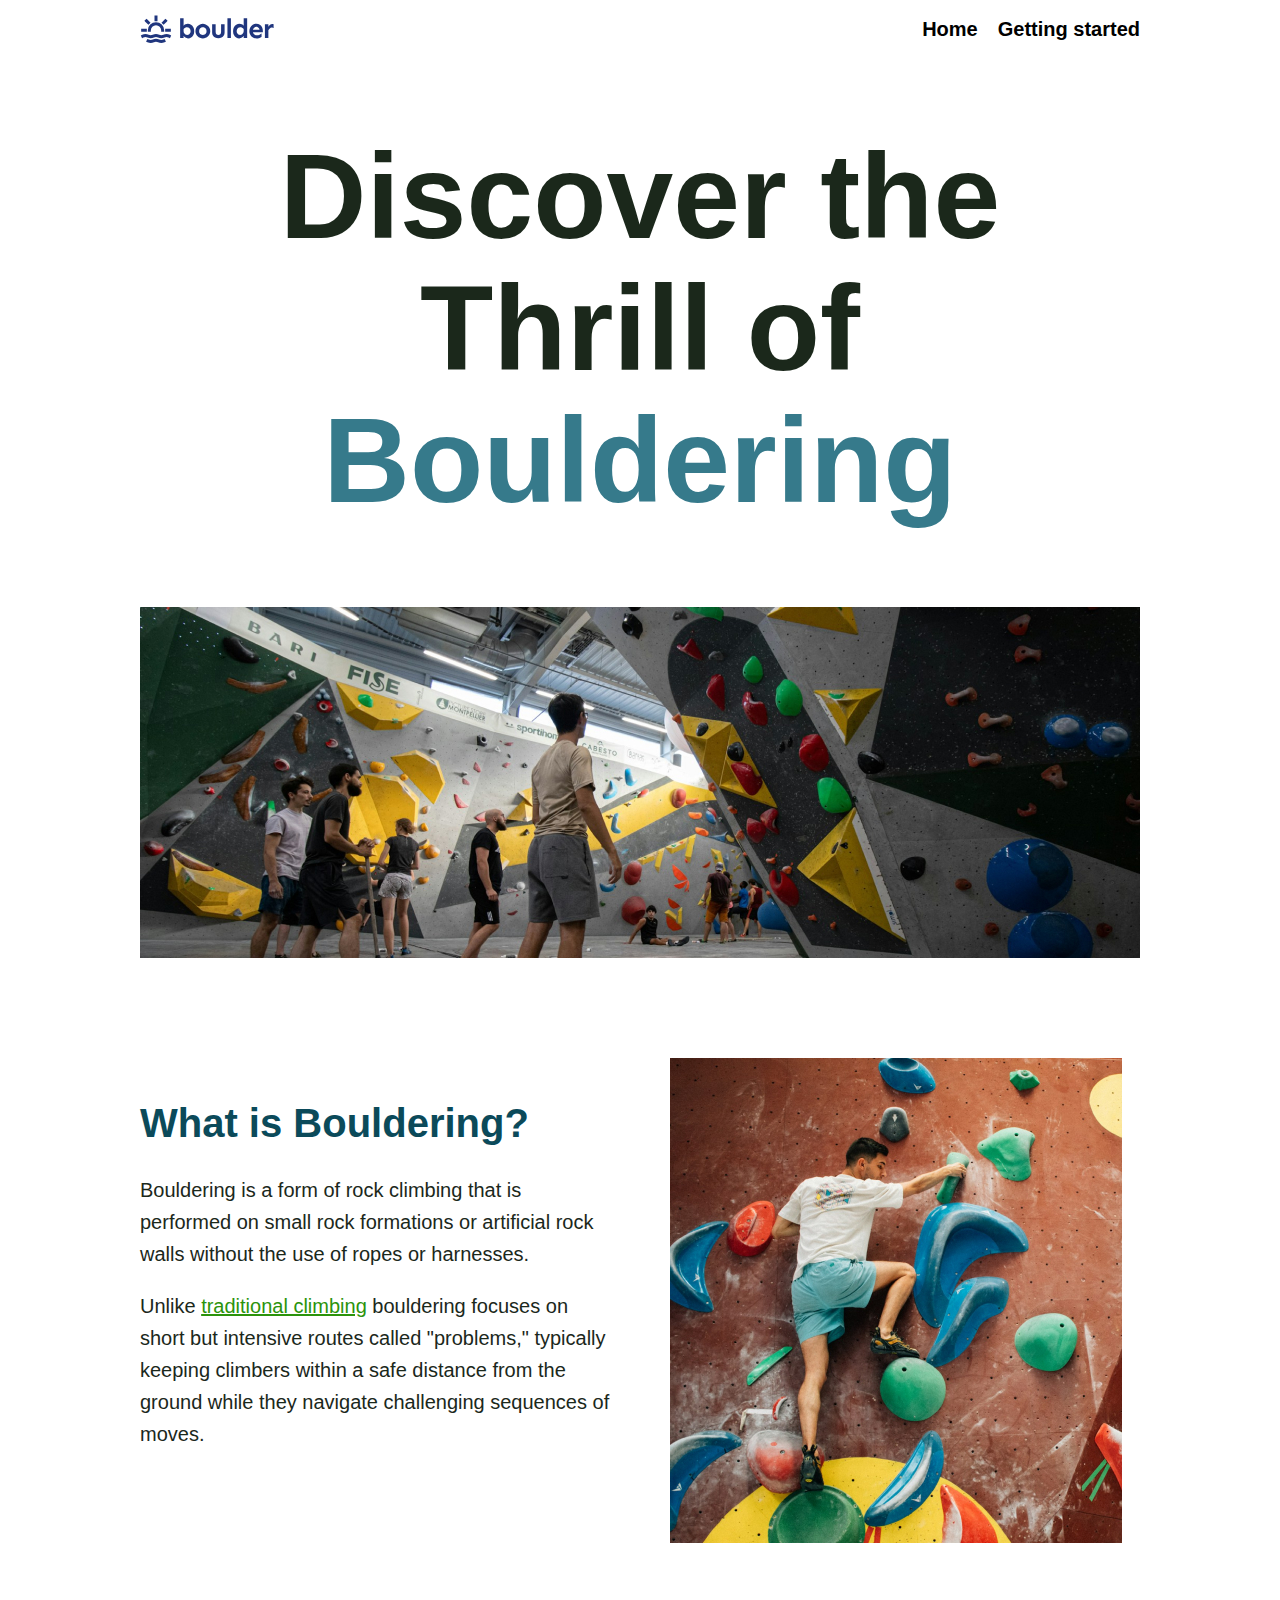
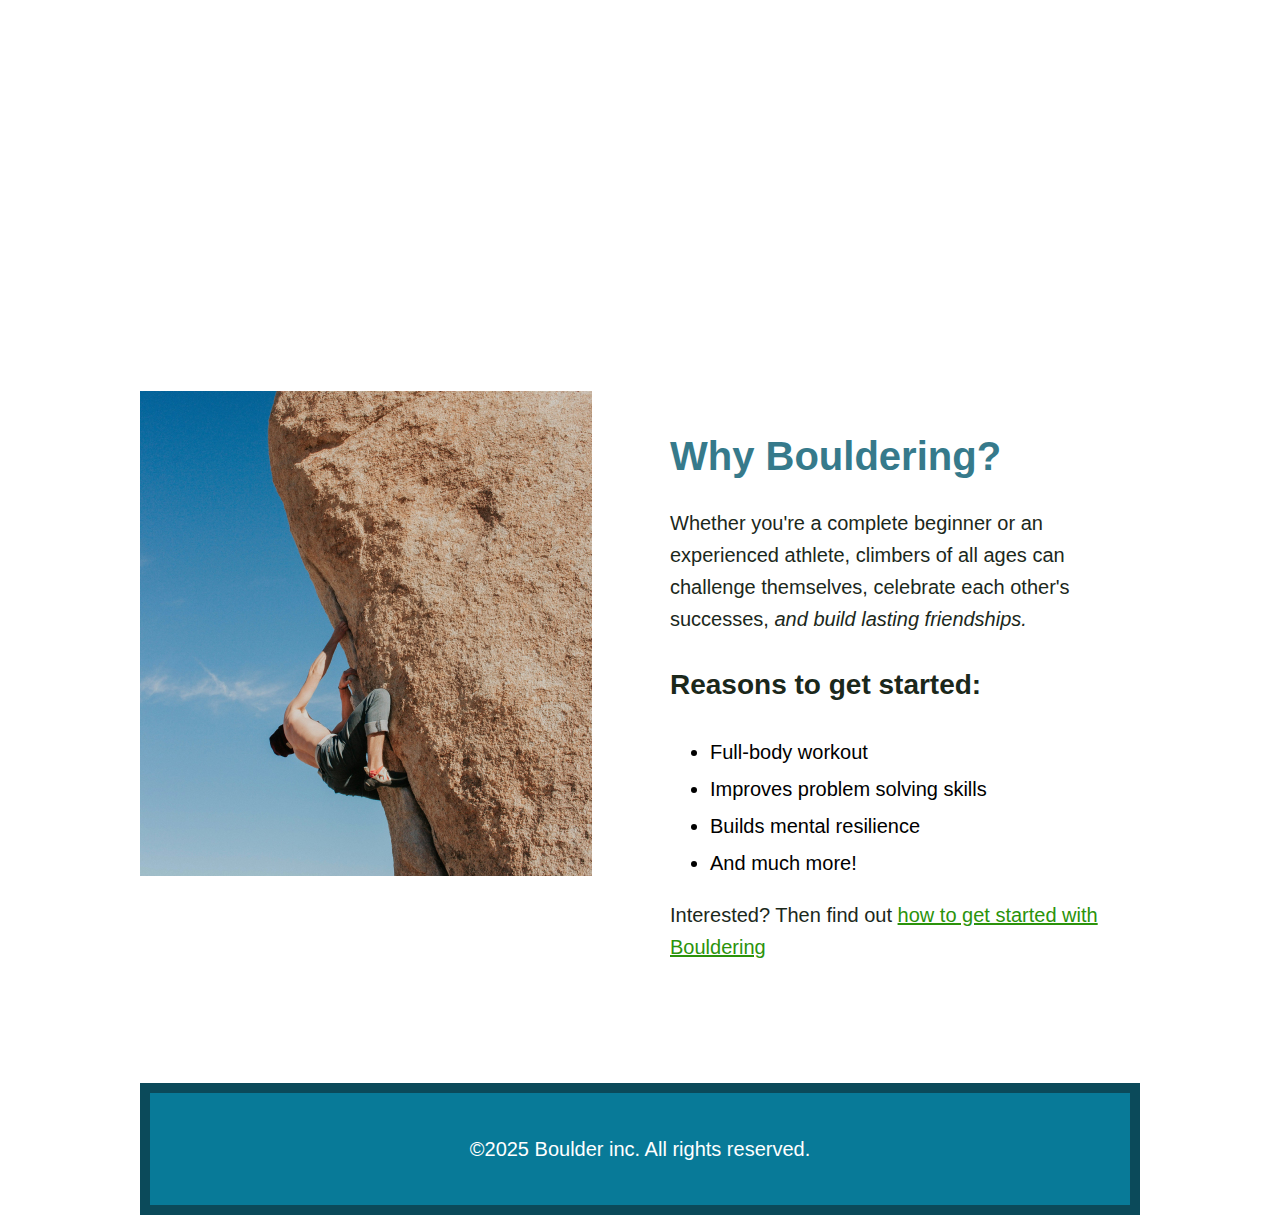
<file: index.html>
<!DOCTYPE html>
<html>
  <head>
    <title>My First Website!!</title>
    <link href="images/CSS/style.css" rel="stylesheet"
  </head>

  <body>
    <div class="wrapper">
      <header>
        <img src="images/logo.svg" alt="Boulder.Inc" />

        <nav class="primary-navigation" aria-label="Primary Navigation">
          <ul>
            <li><a href="index.html">Home</a></li>
            <li><a href="getting started.html">Getting started</a></li>
          </ul>
        </nav>
      </header>
    </div>

      <main>
        <div class="wrapper">
            <h1>
              Discover the Thrill of <span class="teal-text">Bouldering</span>
            </h1>
            <img
              src="images/bouldering-gym.jpg"
              alt="An indoor bouldering gym, with a lot of people"/>
        </div>
        <section>
          <div class="wrapper">
            <div class="two-column-layout">
              <div>
                <h2>What is Bouldering?</h2>

                <p>
                  Bouldering is a form of rock climbing that is performed on small
                  rock formations or artificial rock walls without the use of ropes or
                  harnesses.
                </p>
                <p>
                  Unlike
                  <a href="https://en.wikipedia.org/wiki/traditional-climbing"
                    >traditional climbing</a
                  >
                  bouldering focuses on short but intensive routes called "problems,"
                  typically keeping climbers within a safe distance from the ground
                  while they navigate challenging sequences of moves.
                </p>
              </div>

              <img src="images/what-is-bouldering.jpg" alt="A man attempting a bouldering problem at an indoor gym.">
            </div>
          </div>
        <section>
          <div class="padding">
            <div class="wrapper">
              <div class="wrapper">
                <p>
                  Experience the perfect blend of
                  <strong>physical challenge and mental puzzle-solving</strong> as
                  you navigate routes close to the ground, with nothing but a crash
                  pad and determination.
                </p>
                <p>
                  Bouldering strips climbing down to its purest form, making it both
                  <strong
                    >accessible to beginners and endlessly challenging for
                    experts</strong
                  >.
                </p>
              </div>
            </div>
          </div>
        </section>
      <div class="wrapper">
        <section>
            <div class="two-column-layout">
              <img src="images/why-bouldering.jpg" alt="A person climbing a large boulder outdoors with a blue sky in the background">
            <div>
              <h2 class="teal-text">Why Bouldering?</h2>
              <p>
                Whether you're a complete beginner or an experienced athlete,
                climbers of all ages can challenge themselves, celebrate each
                other's successes, <em>and build lasting friendships.</em>
              </p>
              <h3>Reasons to get started:</h3>
              <ul>
                <li>Full-body workout</li>
                <li>Improves problem solving skills</li>
                <li>Builds mental resilience</li>
                <li>And much more!</li>
              </ul>

              <p>
                Interested? Then find out
                <a href="getting started.html"
                  >how to get started with Bouldering</a
                >
              </p>
            </div>
          </div>
        </section>
      </div>
      </main>
          <div class="wrapper">
            <footer class="teal-bg">
              <p>©2025 Boulder inc. All rights reserved.</p>
            </footer>
        </div>
    </div>
  </body>
</html>
</file>
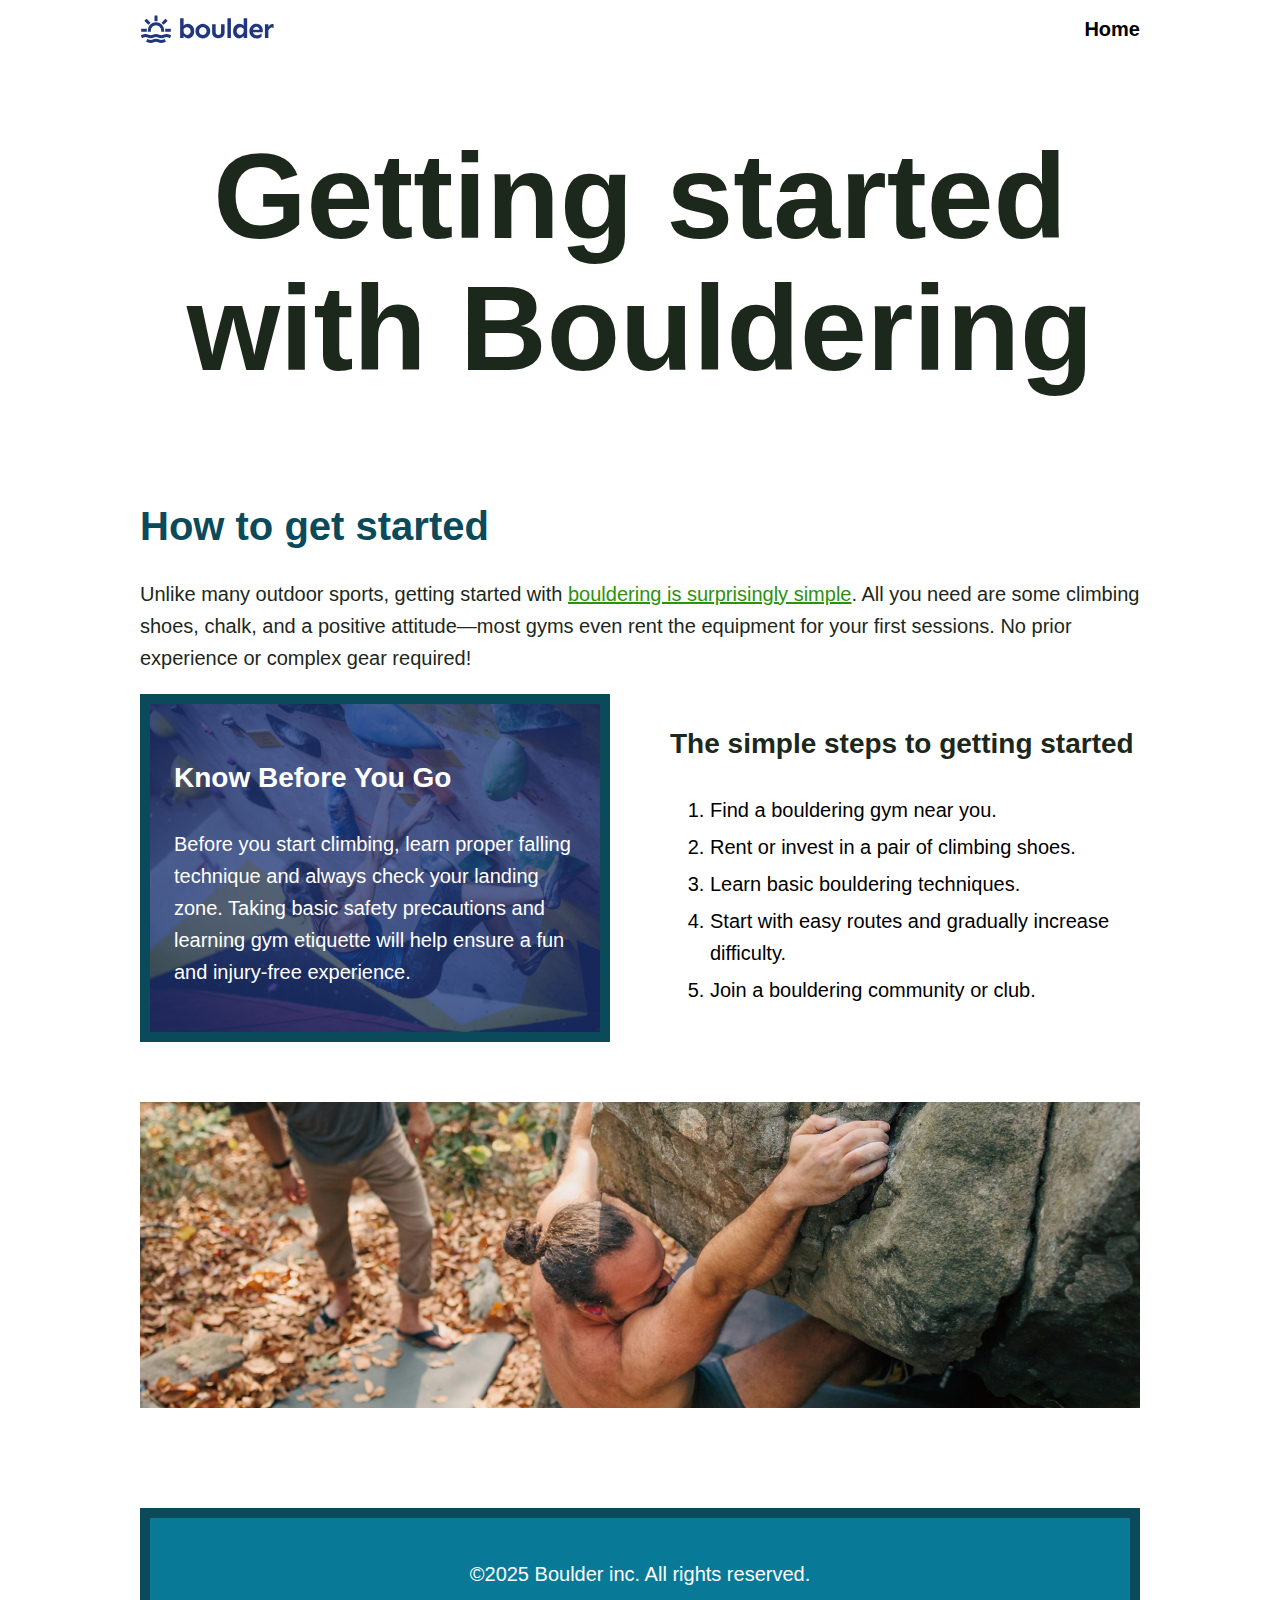
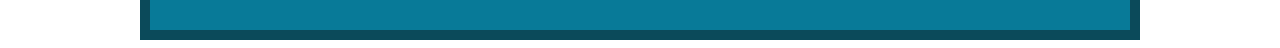
<file: getting started.html>
<!DOCTYPE html>
<html>
  <head>
    <title>Bouldering!</title>
    <link href="images/CSS/style.css" rel="stylesheet"
  </head>

  <body>
    <div class="wrapper">
      <header>
        <img src="images/logo.svg" alt="Boulder.inc" />

        <nav class="primary-navigation" aria-label="Primary Navigation">
          <ul>
            <li><a href="index.html">Home</a></li>
          </ul>
        </nav>
      </header>

      <main>
        <h1>Getting started with Bouldering</h1>

        <section>
          <h2>How to get started</h2>
          <p>
            Unlike many outdoor sports, getting started with
            <a href="index.html">bouldering is surprisingly simple</a>. All you
            need are some climbing shoes, chalk, and a positive attitude—most
            gyms even rent the equipment for your first sessions. No prior
            experience or complex gear required!
          </p>
          <div class="two-column-layout">
            <div class="climber-bg">
              <h3>Know Before You Go</h3>
              <p>
                Before you start climbing, learn proper falling technique and
                always check your landing zone. Taking basic safety precautions
                and learning gym etiquette will help ensure a fun and
                injury-free experience.
              </p>
            </div>
            <div>
              <h3>The simple steps to getting started</h3>
              <ol>
                <li>Find a bouldering gym near you.</li>
                <li>Rent or invest in a pair of climbing shoes.</li>
                <li>Learn basic bouldering techniques.</li>
                <li>
                  Start with easy routes and gradually increase difficulty.
                </li>
                <li>Join a bouldering community or club.</li>
              </ol>
            </div>
          </div>

          <img
            src="images/getting-started-outdoors.jpg"
            alt="An overhead angle of a shirtless man climbing a boulder outdoors"
          />
        </section>
      </main>
    </div>
    <div class="wrapper">
      <footer class="teal-bg">
        <p>©2025 Boulder inc. All rights reserved.</p>
      </footer>
    </div>
  </body>
</html>
</file>
<file: images/CSS/style.css>
body{
    font-family: sans-serif;
    font-size: 1.25rem;
    color: #1B281B;
    line-height: 1.6;
}

header{
    display: flex;
    justify-content: space-between;
    gap: 20px;
}

.primary-navigation ul{
    display: flex;
    gap: 20px;
    list-style: none;
    margin: 0;
    padding: 0;
}

.primary-navigation a{
    color: black;
    font-weight: bold;
    text-decoration: none;
}

.primary-navigation a:hover,
.primary-navigation a:focus-visible{
    color: #5f9b9f;
}

h1{
    text-align: center;
    font-size: 4.5rem;
    line-height: 1.1;

    @media (width > 720px){
        font-size: 7.5rem;
    }
}

h2{
    color: #0b4a5a ;
    font-size: 2.5rem;
    block-size: 50px;    
}

h3{
    font-size: 1.75rem;
}

a{
    color: #2B930B;
}

a:hover,
a:focus-visible{
    color: #5f9b9f;
}

img{
    display: block;
    max-inline-size: 100%;
}

ul,
ol{
    color: black;
}

li{
    margin-block: 5px;
}

li::marker{
    color: black;
}

section{
    margin-block: 100px;
}

.wrapper{
    inline-size: 1000px;
    margin-inline: auto;
}

.padding{
    border: #0b4a5a;
    background-color: #087A98;
    padding: 20px;
    color: #ffffff;
    margin-inline-start: 2000px;
    margin-inline-end: 2000px;
    text-align: center;
    border: #0b4a5a solid 10px;
}

.two-column-layout{
    display: grid;
    gap: 60px;
    margin-block-end: 60px;

    @media (width > 720px) {
        grid-template-columns: 1fr 1fr;
    }

}


.teal-text{
    color: #367a8b ;
}

.teal-bg{
    color: #ffffff;
    padding: 20px;
    border: #0b4a5a solid 10px;
    background-color: #087A98;
}

.teal-bg strong{
    color: white;
}

.climber-bg{
    color: #ffffff;
    background-image: url("../simple-steps.jpg");
    padding: 24px;
    border: #0b4a5a solid 10px;

    background-repeat: no-repeat;
    background-position: center;
    background-size: cover;
}

footer{
    padding: 20px;
    text-align: center;
    background-color: #22466c;
    color: #ffffff;
}
</file>
